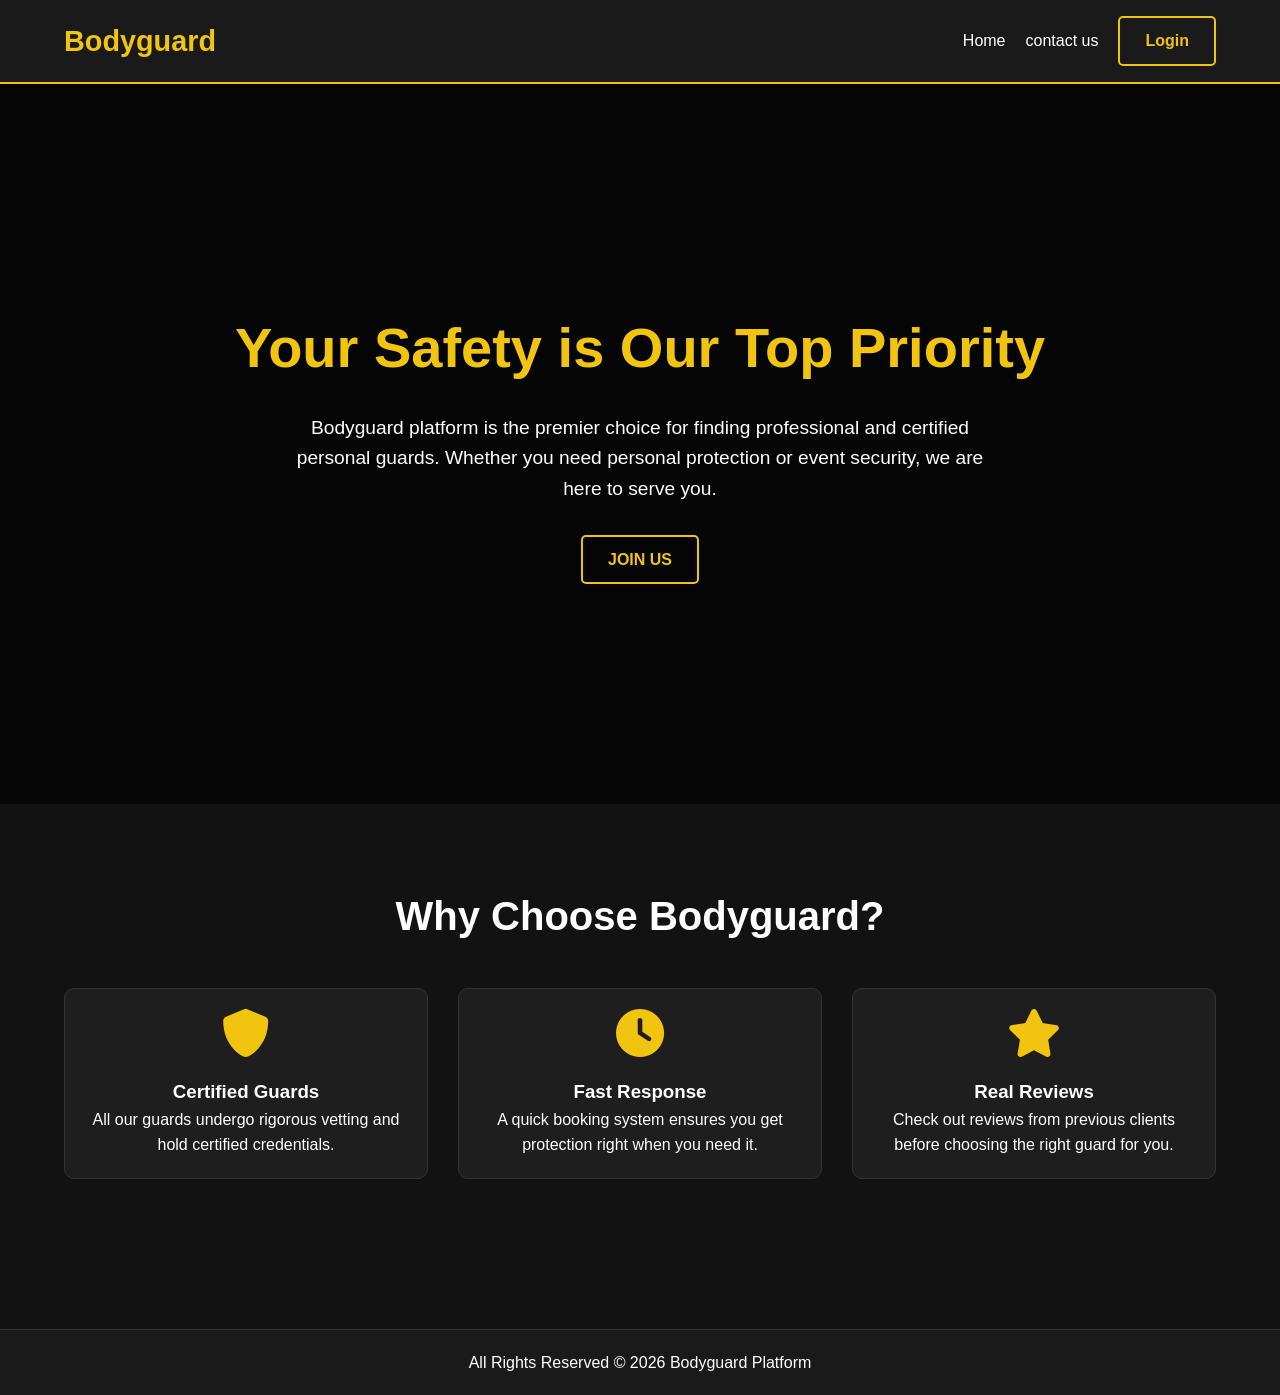
<file: index.html>
<!DOCTYPE html>
<html lang="en" dir="ltr">
<head>
    <meta charset="UTF-8">
    <meta name="viewport" content="width=device-width, initial-scale=1.0">
    <title>Bodyguard - Your Safety is Our Priority</title>
    <link rel="stylesheet" href="css/style.css">
    <link rel="stylesheet" href="https://cdnjs.cloudflare.com/ajax/libs/font-awesome/6.0.0/css/all.min.css">
</head>

<body>
    <header>
        <a href="index.html" class="logo">Bodyguard</a>
        <nav>
            <ul>
                <li><a href="index.html">Home</a></li>
                
                <li><a href="contactus.html">contact us</a></li>
                <li><a href="user-type.html" class="btn btn-primary">Login</a></li>
            </ul>
        </nav>
    </header>

    <main>
        <section class="hero">
            <h1>Your Safety is Our Top Priority</h1>
            <p>Bodyguard platform is the premier choice for finding professional and certified personal guards. Whether you need personal protection or event security, we are here to serve you.</p>
            <div class="hero-btns">
                <a href="user-type.html" class="btn btn-outline">JOIN US</a>
            </div>
        </section>

        <section style="padding: 80px 5%; text-align: center;">
            <h2 style="margin-bottom: 40px; font-size: 2.5rem;">Why Choose Bodyguard?</h2>
            <div style="display: grid; grid-template-columns: repeat(auto-fit, minmax(250px, 1fr)); gap: 30px;">
                <div class="card">
                    <i class="fas fa-shield-alt" style="font-size: 3rem; color: var(--secondary-color); margin-bottom: 20px;"></i>
                    <h3>Certified Guards</h3>
                    <p>All our guards undergo rigorous vetting and hold certified credentials.</p>
                </div>
                <div class="card">
                    <i class="fas fa-clock" style="font-size: 3rem; color: var(--secondary-color); margin-bottom: 20px;"></i>
                    <h3>Fast Response</h3>
                    <p>A quick booking system ensures you get protection right when you need it.</p>
                </div>
                <div class="card">
                    <i class="fas fa-star" style="font-size: 3rem; color: var(--secondary-color); margin-bottom: 20px;"></i>
                    <h3>Real Reviews</h3>
                    <p>Check out reviews from previous clients before choosing the right guard for you.</p>
                </div>
            </div>
        </section>
    </main>

    <footer>
        <p>All Rights Reserved &copy; 2026 Bodyguard Platform</p>
    </footer>
</body>
</html>
</file>
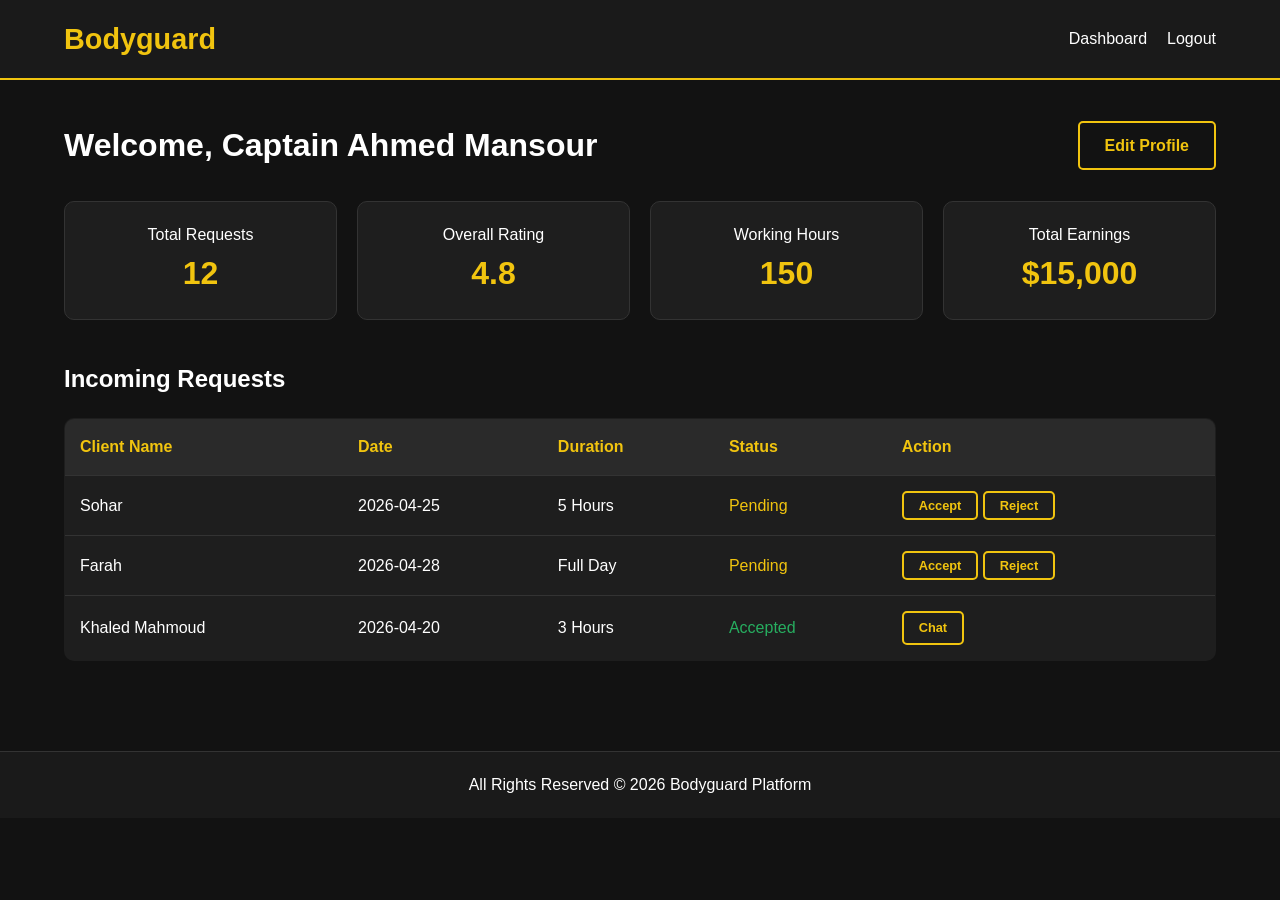
<file: bodyguard-dashboard.html>
<!DOCTYPE html>
<html lang="en" dir="ltr">
<head>
    <meta charset="UTF-8">
    <meta name="viewport" content="width=device-width, initial-scale=1.0">
    <title>Bodyguard - Guard Dashboard</title>
    <link rel="stylesheet" href="css/style.css">
    <link rel="stylesheet" href="https://cdnjs.cloudflare.com/ajax/libs/font-awesome/6.0.0/css/all.min.css">
    <style>
        .dashboard-container {
            padding: 40px 5%;
        }
        .stats-grid {
            display: grid;
            grid-template-columns: repeat(auto-fit, minmax(200px, 1fr));
            gap: 20px;
            margin-bottom: 40px;
        }
        .stat-card {
            background: var(--card-bg);
            padding: 20px;
            border-radius: 10px;
            text-align: center;
            border: 1px solid #333;
        }
        .stat-card h3 {
            color: var(--secondary-color);
            font-size: 2rem;
        }
        .requests-table {
            width: 100%;
            border-collapse: collapse;
            background: var(--card-bg);
            border-radius: 10px;
            overflow: hidden;
            border: 1px solid #333;
        }
        .requests-table th, .requests-table td {
            padding: 15px;
            text-align: left;
            border-bottom: 1px solid #333;
        }
        .requests-table th {
            background: #2a2a2a;
            color: var(--secondary-color);
        }
        .status-pending { color: #f1c40f; }
        .status-accepted { color: #27ae60; }
        .status-rejected { color: #e74c3c; }
    </style>
</head>
<body>
    <header>
        <a href="index.html" class="logo">Bodyguard</a>
        <nav>
            <ul>
                <li><a href="guard-dashboard.html">Dashboard</a></li>
                <li><a href="index.html">Logout</a></li>
            </ul>
        </nav>
    </header>

    <main class="dashboard-container">
        <div style="display: flex; justify-content: space-between; align-items: center; margin-bottom: 30px;">
            <h1>Welcome, Captain Ahmed Mansour</h1>
            <div class="btn btn-outline">Edit Profile</div>
        </div>

        <div class="stats-grid">
            <div class="stat-card">
                <p>Total Requests</p>
                <h3>12</h3>
            </div>
            <div class="stat-card">
                <p>Overall Rating</p>
                <h3>4.8</h3>
            </div>
            <div class="stat-card">
                <p>Working Hours</p>
                <h3>150</h3>
            </div>
            <div class="stat-card">
                <p>Total Earnings</p>
                <h3>$15,000</h3>
            </div>
        </div>

        <h2 style="margin-bottom: 20px;">Incoming Requests</h2>
        <table class="requests-table">
            <thead>
                <tr>
                    <th>Client Name</th>
                    <th>Date</th>
                    <th>Duration</th>
                    <th>Status</th>
                    <th>Action</th>
                </tr>
            </thead>
            <tbody id="requests-list">
                <!-- Populated by JavaScript -->
            </tbody>
        </table>
    </main>

    <script>
        const requests = [
            { id: 101, client: "Sohar", date: "2026-04-25", duration: "5 Hours", status: "pending" },
            { id: 102, client: "Farah", date: "2026-04-28", duration: "Full Day", status: "pending" },
            { id: 103, client: "Khaled Mahmoud", date: "2026-04-20", duration: "3 Hours", status: "accepted" }
        ];

        const requestsList = document.getElementById('requests-list');

        function renderRequests() {
            requestsList.innerHTML = '';
            requests.forEach(req => {
                const row = document.createElement('tr');
                row.innerHTML = `
                    <td>${req.client}</td>
                    <td>${req.date}</td>
                    <td>${req.duration}</td>
                    <td class="status-${req.status}">${req.status === 'pending' ? 'Pending' : (req.status === 'accepted' ? 'Accepted' : 'Rejected')}</td>
                    <td>
                        ${req.status === 'pending' ? `
                            <button onclick="updateStatus(${req.id}, 'accepted')" class="btn btn-primary" style="padding: 5px 15px; font-size: 0.8rem;">Accept</button>
                            <button onclick="updateStatus(${req.id}, 'rejected')" class="btn btn-outline" style="padding: 5px 15px; font-size: 0.8rem;">Reject</button>
                        ` : (req.status === 'accepted' ? `<a href="chat.html?clientId=${req.id}" class="btn btn-primary" style="padding: 5px 15px; font-size: 0.8rem;">Chat</a>` : '-')}
                    </td>
                `;
                requestsList.appendChild(row);
            });
        }

        window.updateStatus = function(id, newStatus) {
            const req = requests.find(r => r.id === id);
            if (req) {
                req.status = newStatus;
                renderRequests();
                if (newStatus === 'accepted') {
                    alert('Request accepted! You can now chat with the client to agree on the price.');
                    window.location.href = 'chat.html?clientId=' + id;
                }
            }
        };

        renderRequests();
    </script>

    <footer>
        <p>All Rights Reserved &copy; 2026 Bodyguard Platform</p>
    </footer>
</body>
</html>
</file>
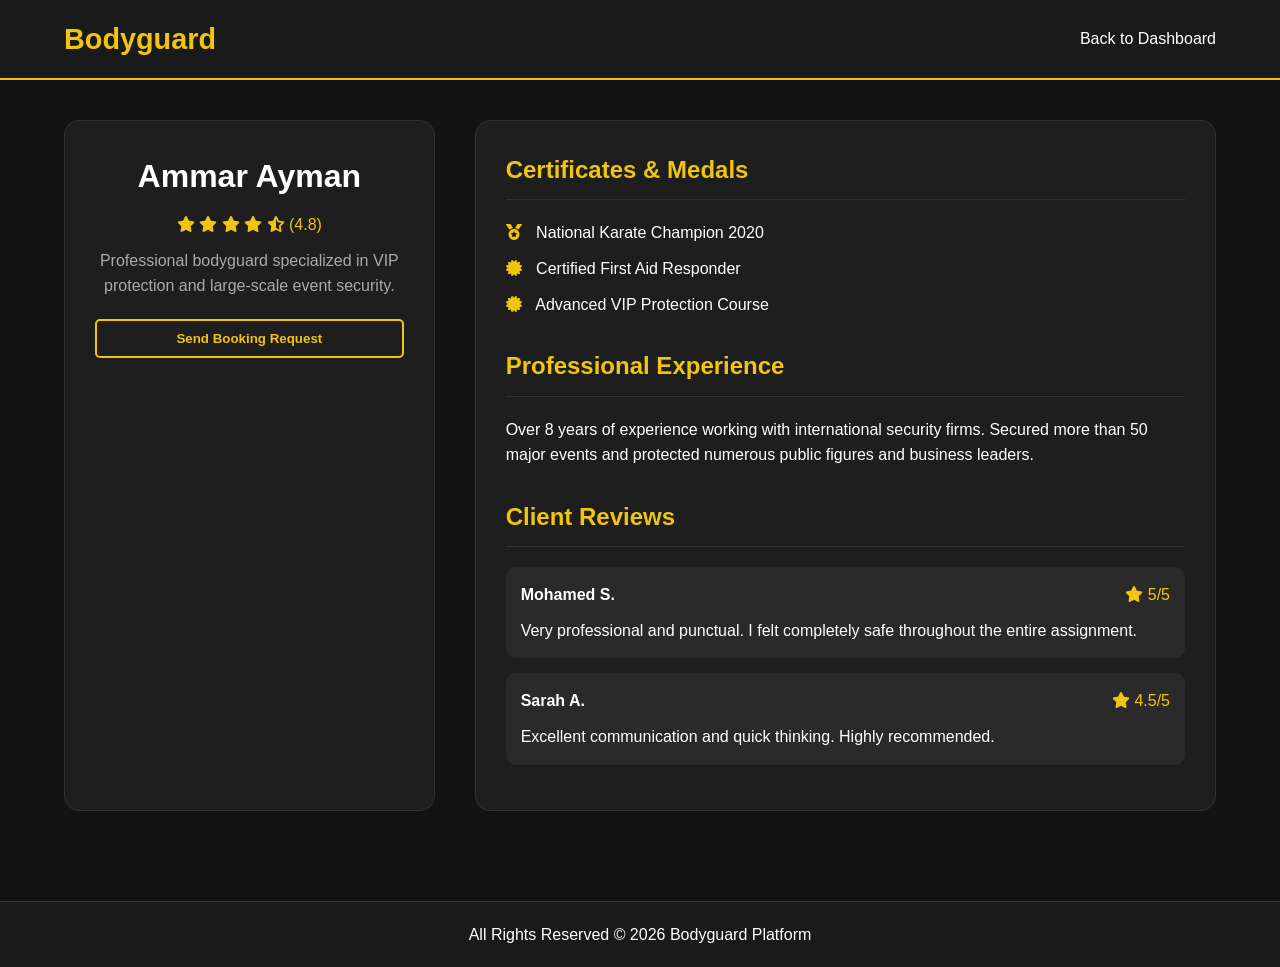
<file: bodyguard-details.html>
<!DOCTYPE html>
<html lang="en" dir="ltr">
<head>
    <meta charset="UTF-8">
    <meta name="viewport" content="width=device-width, initial-scale=1.0">
    <title>Bodyguard - Guard Details</title>
    <link rel="stylesheet" href="css/style.css">
    <link rel="stylesheet" href="https://cdnjs.cloudflare.com/ajax/libs/font-awesome/6.0.0/css/all.min.css">
    <style>
        .details-container {
            padding: 40px 5%;
            display: grid;
            grid-template-columns: 1fr 2fr;
            gap: 40px;
        }
        .guard-profile-card {
            background: var(--card-bg);
            padding: 30px;
            border-radius: 15px;
            text-align: center;
            border: 1px solid #333;
        }
        .profile-img {
            width: 150px;
            height: 150px;
            background: #333;
            border-radius: 50%;
            margin: 0 auto 20px;
            display: flex;
            align-items: center;
            justify-content: center;
            font-size: 5rem;
            color: var(--secondary-color);
        }
        .info-section {
            background: var(--card-bg);
            padding: 30px;
            border-radius: 15px;
            border: 1px solid #333;
        }
        .info-section h2 {
            color: var(--secondary-color);
            margin-bottom: 20px;
            border-bottom: 1px solid #333;
            padding-bottom: 10px;
        }
        .review-card {
            background: #2a2a2a;
            padding: 15px;
            border-radius: 10px;
            margin-bottom: 15px;
        }
        .review-header {
            display: flex;
            justify-content: space-between;
            margin-bottom: 10px;
        }
    </style>
</head>
<body>
    <header>
        <a href="index.html" class="logo">Bodyguard</a>
        <nav>
            <ul>
                <li><a href="client-dashboard.html">Back to Dashboard</a></li>
            </ul>
        </nav>
    </header>

    <main class="details-container">
        <div class="guard-profile-card">

            <h1 id="guard-name">Ammar Ayman</h1>
            <div class="rating" style="color: #f1c40f; margin: 10px 0;">
                <i class="fas fa-star"></i>
                <i class="fas fa-star"></i>
                <i class="fas fa-star"></i>
                <i class="fas fa-star"></i>
                <i class="fas fa-star-half-alt"></i>
                <span id="guard-rating">(4.8)</span>
            </div>
            <p style="margin-bottom: 20px; color: #aaa;">Professional bodyguard specialized in VIP protection and large-scale event security.</p>
            <button id="book-btn" class="btn btn-primary" style="width: 100%;">Send Booking Request</button>
        </div>

        <section>
            <div class="info-section">
                <h2>Certificates & Medals</h2>
                <ul style="list-style: none; margin-bottom: 30px;">
                    <li style="margin-bottom: 10px;"><i class="fas fa-medal" style="color: #f1c40f; margin-right: 10px;"></i> National Karate Champion 2020</li>
                    <li style="margin-bottom: 10px;"><i class="fas fa-certificate" style="color: #f1c40f; margin-right: 10px;"></i> Certified First Aid Responder</li>
                    <li style="margin-bottom: 10px;"><i class="fas fa-certificate" style="color: #f1c40f; margin-right: 10px;"></i> Advanced VIP Protection Course</li>
                </ul>

                <h2>Professional Experience</h2>
                <p style="margin-bottom: 30px;">Over 8 years of experience working with international security firms. Secured more than 50 major events and protected numerous public figures and business leaders.</p>

                <h2>Client Reviews</h2>
                <div class="review-card">
                    <div class="review-header">
                        <strong>Mohamed S.</strong>
                        <div style="color: #f1c40f;"><i class="fas fa-star"></i> 5/5</div>
                    </div>
                    <p>Very professional and punctual. I felt completely safe throughout the entire assignment.</p>
                </div>
                <div class="review-card">
                    <div class="review-header">
                        <strong>Sarah A.</strong>
                        <div style="color: #f1c40f;"><i class="fas fa-star"></i> 4.5/5</div>
                    </div>
                    <p>Excellent communication and quick thinking. Highly recommended.</p>
                </div>
            </div>
        </section>
    </main>

    <script>
        const urlParams = new URLSearchParams(window.location.search);
        const guardId = urlParams.get('id');
        
        const guards = {
            "1": { name: "Mo3taz Mabrouk", rating: 4.8 },
            "2": { name: "Ammar Ayman", rating: 4.5 },
            "3": { name: "Ebrahim Mohammed", rating: 4.9 },
            "4": { name: "Noah Elnoahy", rating: 4.2 }
        };

        if (guards[guardId]) {
            document.getElementById('guard-name').innerText = guards[guardId].name;
            document.getElementById('guard-rating').innerText = `(${guards[guardId].rating})`;
        }

        document.getElementById('book-btn').addEventListener('click', function() {
            alert('Booking request sent to ' + document.getElementById('guard-name').innerText + '. You will be notified once accepted.');
            localStorage.setItem('last_request_status', 'pending');
            window.location.href = 'client-dashboard.html';
        });
    </script>

    <footer>
        <p>All Rights Reserved &copy; 2026 Bodyguard Platform</p>
    </footer>
</body>
</html>
</file>
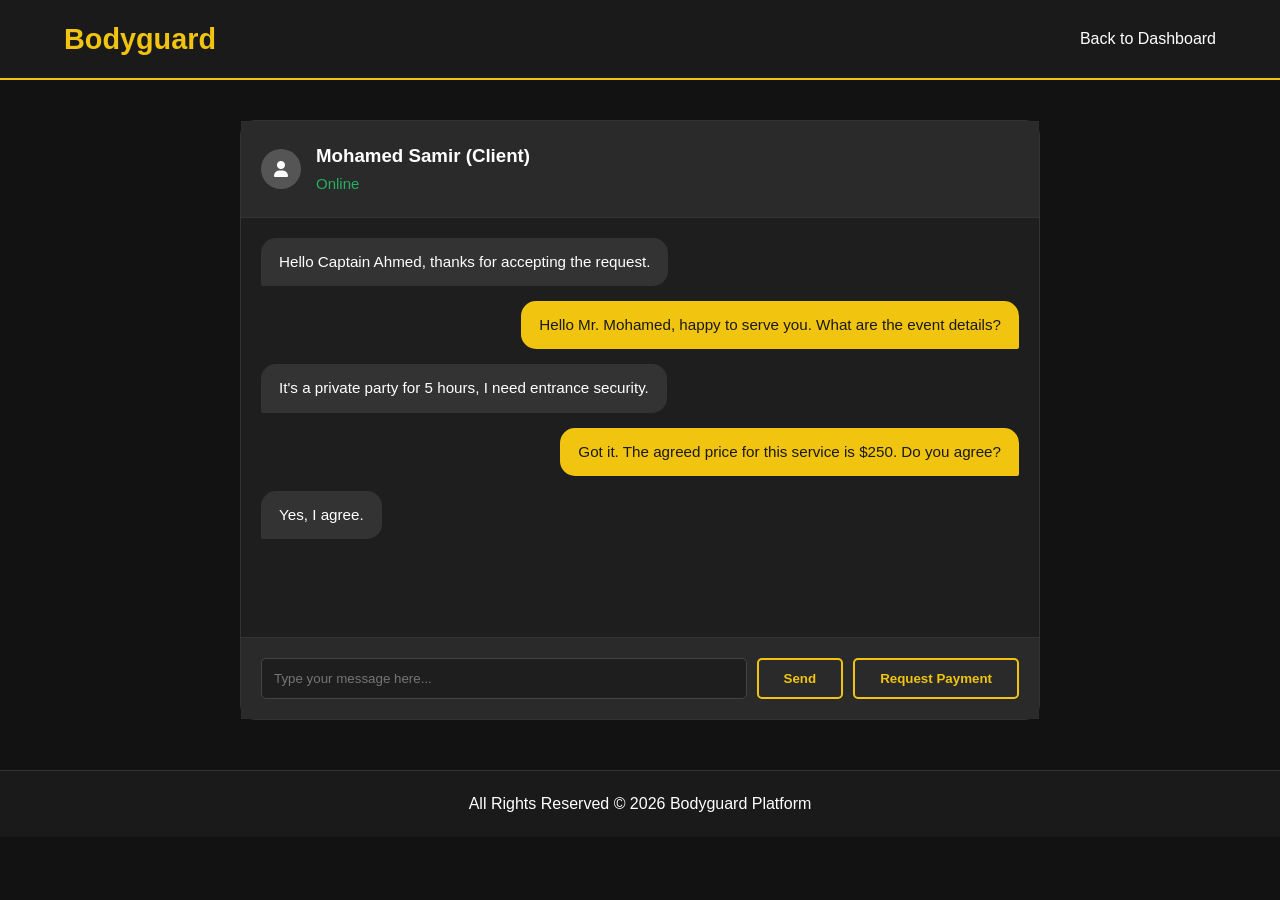
<file: chat.html>
<!DOCTYPE html>
<html lang="en" dir="ltr">
<head>
    <meta charset="UTF-8">
    <meta name="viewport" content="width=device-width, initial-scale=1.0">
    <title>Bodyguard - Chat</title>
    <link rel="stylesheet" href="css/style.css">
    <link rel="stylesheet" href="https://cdnjs.cloudflare.com/ajax/libs/font-awesome/6.0.0/css/all.min.css">
    <style>
        .chat-container {
            max-width: 800px;
            margin: 40px auto;
            background: var(--card-bg);
            border-radius: 15px;
            height: 600px;
            display: flex;
            flex-direction: column;
            border: 1px solid #333;
        }
        .chat-header {
            padding: 20px;
            background: #2a2a2a;
            border-bottom: 1px solid #333;
            display: flex;
            align-items: center;
            gap: 15px;
        }
        .chat-messages {
            flex: 1;
            padding: 20px;
            overflow-y: auto;
            display: flex;
            flex-direction: column;
            gap: 15px;
        }
        .message {
            max-width: 70%;
            padding: 12px 18px;
            border-radius: 15px;
            font-size: 0.95rem;
        }
        .message-received {
            align-self: flex-start;
            background: #333;
            border-bottom-left-radius: 2px;
        }
        .message-sent {
            align-self: flex-end;
            background: var(--secondary-color);
            color: var(--primary-color);
            border-bottom-right-radius: 2px;
        }
        .chat-input {
            padding: 20px;
            background: #2a2a2a;
            display: flex;
            gap: 10px;
            border-top: 1px solid #333;
        }
        .chat-input input {
            flex: 1;
            padding: 12px;
            border-radius: 5px;
            border: 1px solid #444;
            background: #1e1e1e;
            color: white;
        }
    </style>
</head>

<body>

    <header>
        <a href="index.html" class="logo">Bodyguard</a>
        <nav>
            <ul>
                <li><a href="bodyguard-dashboard.html">Back to Dashboard</a></li>
            </ul>
        </nav>
    </header>

    <main>
        <div class="chat-container">
            <div class="chat-header">
                <div style="width: 40px; height: 40px; background: #555; border-radius: 50%; display: flex; align-items: center; justify-content: center;">
                    <i class="fas fa-user"></i>
                </div>
                <div>
                    <h3 id="chat-with">Mohamed Samir (Client)</h3>
                    <span style="font-size:15px; color: #27ae60;">Online</span>
                </div>
            </div>

            <div class="chat-messages" id="chat-messages">
                <div class="message message-received">Hello Captain Ahmed, thanks for accepting the request.</div>
                <div class="message message-sent">Hello Mr. Mohamed, happy to serve you. What are the event details?</div>
                <div class="message message-received">It's a private party for 5 hours, I need entrance security.</div>
                <div class="message message-sent">Got it. The agreed price for this service is $250. Do you agree?</div>
                <div class="message message-received">Yes, I agree.</div>
            </div>

            <div class="chat-input">
                <input type="text" id="msg-input" placeholder="Type your message here...">
                <button id="send-btn" class="btn btn-primary">Send</button>
                <button id="payment-trigger" class="btn btn-outline">Request Payment</button>
            </div>
        </div>
    </main>

    <script>
        const chatMessages = document.getElementById('chat-messages');
        const msgInput = document.getElementById('msg-input');
        const sendBtn = document.getElementById('send-btn');
        const paymentTrigger = document.getElementById('payment-trigger');

        sendBtn.addEventListener('click', function() {
            if (msgInput.value.trim() !== "") {
                const msg = document.createElement('div');
                msg.className = 'message message-sent';
                msg.innerText = msgInput.value;
                chatMessages.appendChild(msg);
                msgInput.value = "";
                chatMessages.scrollTop = chatMessages.scrollHeight;
            }
        });

        paymentTrigger.addEventListener('click', function() {
            alert('Payment link sent to client successfully!');
            localStorage.setItem('payment_ready', 'true');
            window.location.href = 'payment.html';
        });
    </script>

    <footer>
        <p>All Rights Reserved &copy; 2026 Bodyguard Platform</p>
    </footer>
</body>
</html>
</file>
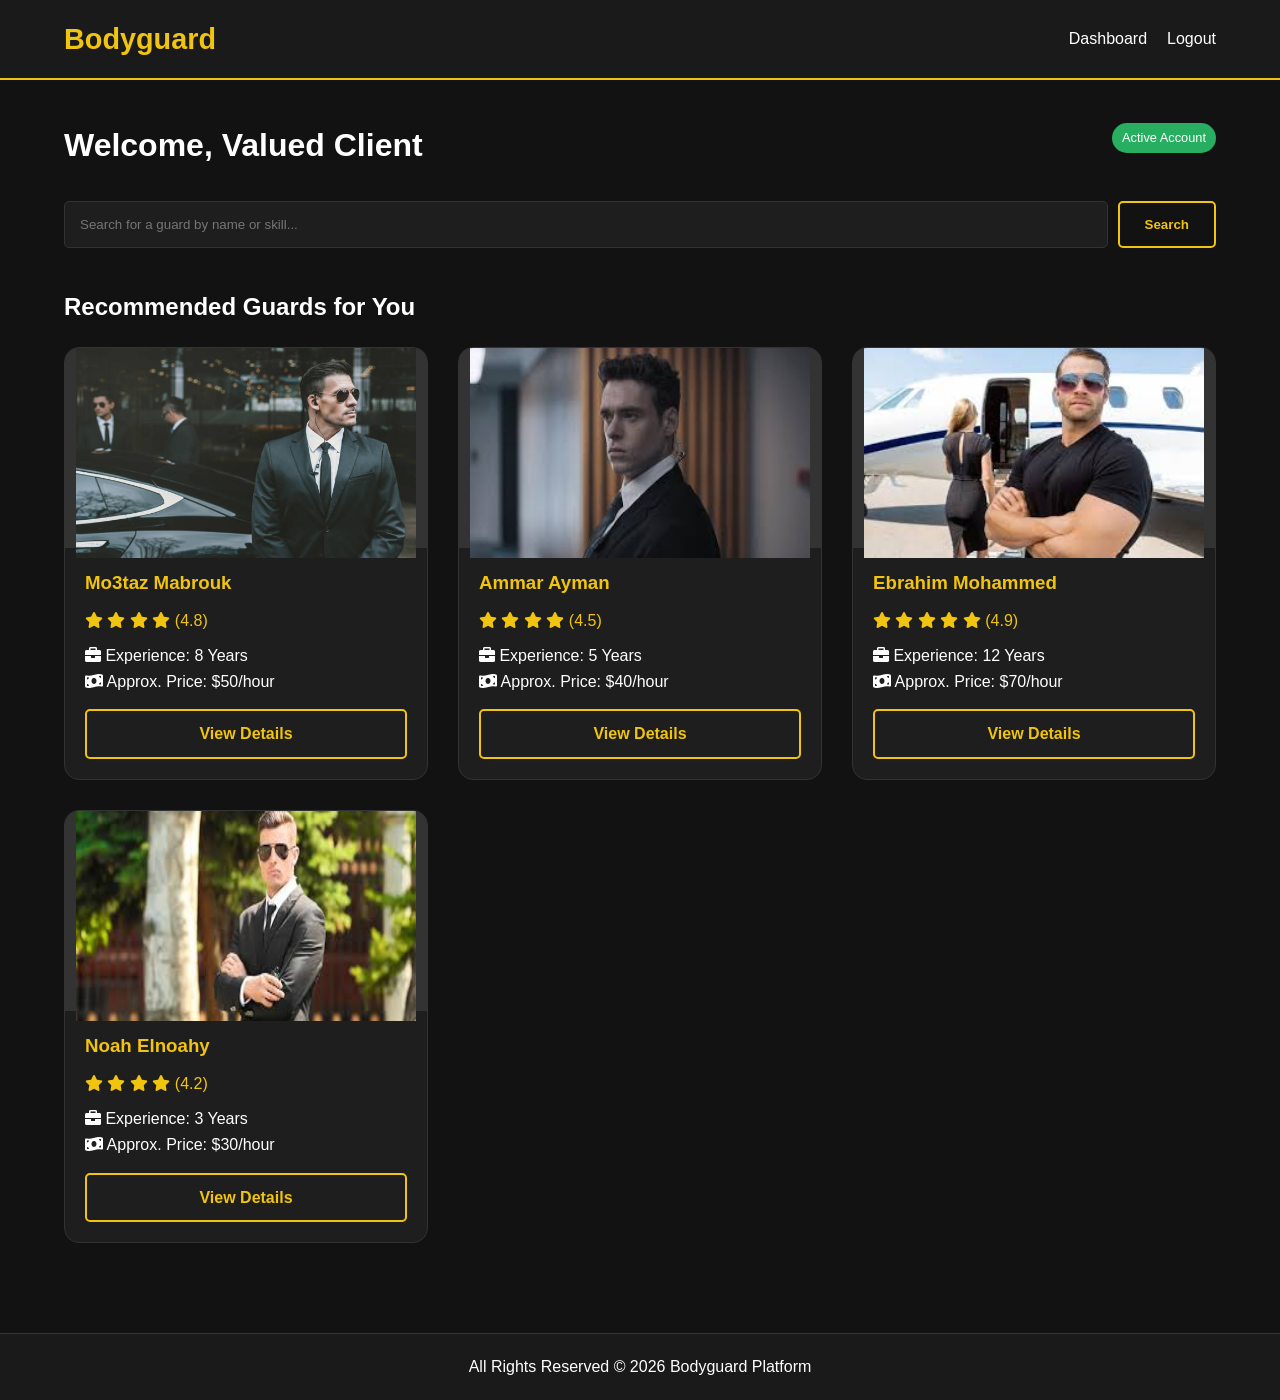
<file: client-dashboard.html>
<!DOCTYPE html>
<html lang="en" dir="ltr">
<head>
    <meta charset="UTF-8">
    <meta name="viewport" content="width=device-width, initial-scale=1.0">
    <title>Bodyguard - Client Dashboard</title>
    <link rel="stylesheet" href="css/style.css">
    <link rel="stylesheet" href="https://cdnjs.cloudflare.com/ajax/libs/font-awesome/6.0.0/css/all.min.css">
    <style>
        .dashboard-container {
            padding: 40px 5%;
        }
        .search-bar {
            margin-bottom: 40px;
            display: flex;
            gap: 10px;
        }
        .search-bar input {
            flex: 1;
            padding: 15px;
            border-radius: 5px;
            border: 1px solid #333;
            background: #1e1e1e;
            color: white;
        }
        .guards-grid {
            display: grid;
            grid-template-columns: repeat(auto-fill, minmax(300px, 1fr));
            gap: 30px;
        }
        .guard-card {
            background: var(--card-bg);
            border-radius: 15px;
            overflow: hidden;
            border: 1px solid #333;
            transition: 0.3s;
        }
        .guard-card:hover {
            transform: translateY(-5px);
            border-color: var(--secondary-color);
        }
        .guard-img {
            height: 200px;
            background: #333;
            display: flex;
            align-items: center;
            justify-content: center;
            font-size: 4rem;
            color: #555;
        }
        .guard-info {
            padding: 20px;
        }
        .guard-info h3 {
            margin-bottom: 10px;
            color: var(--secondary-color);
        }
        .rating {
            color: #f1c40f;
            margin-bottom: 10px;
        }
        .status-badge {
            display: inline-block;
            padding: 5px 10px;
            border-radius: 20px;
            font-size: 0.8rem;
            background: #27ae60;
            color: white;
            margin-bottom: 15px;
        }
        .view-details-btn {
            cursor: pointer;
            transition: all 0.3s ease;
        }
        .view-details-btn:hover {
            transform: scale(1.02);
        }
    </style>
</head>

<body>
    
    <header>
        <a href="index.html" class="logo">Bodyguard</a>
        <nav>
            <ul>
                <li><a href="client-dashboard.html">Dashboard</a></li>
                <li><a href="index.html">Logout</a></li>
            </ul>
        </nav>
    </header>

    <main class="dashboard-container">
        <div style="display: flex; justify-content: space-between; align-items: center; margin-bottom: 30px;">
            <h1>Welcome, Valued Client</h1>
            <div class="status-badge">Active Account</div>
        </div>

        <div class="search-bar">
            <input type="text" placeholder="Search for a guard by name or skill...">
            <button class="btn btn-primary">Search</button>
        </div>

        <h2 style="margin-bottom: 20px;">Recommended Guards for You</h2>
        <div class="guards-grid" id="guards-list">
            <!-- Guard Card 1 -->
            <div class="guard-card">
                <div class="guard-img">
                    <img src="images/guard1.jpg" alt="Mo3taz Mabrouk" width="340" height="220">
                </div>
                <div class="guard-info">
                    <h3>Mo3taz Mabrouk</h3>
                    <div class="rating">
                        <i class="fas fa-star"></i>
                        <i class="fas fa-star"></i>
                        <i class="fas fa-star"></i>
                        <i class="fas fa-star"></i>
                        <span>(4.8)</span>
                    </div>
                    <p><i class="fas fa-briefcase"></i> Experience: 8 Years</p>
                    <p><i class="fas fa-money-bill-wave"></i> Approx. Price: $50/hour</p>
                    <a href="bodyguard-details.html?id=1" class="btn btn-outline view-details-btn" style="width: 100%; margin-top: 15px; display: block; text-align: center; text-decoration: none;">View Details</a>
                </div>
            </div>

            <!-- Guard Card 2 -->
            <div class="guard-card">
                <div class="guard-img">
                    <img src="images/guard2.jfif" alt="Ammar Ayman" height="220" width="340">
                </div>
                <div class="guard-info">
                    <h3>Ammar Ayman</h3>
                    <div class="rating">
                        <i class="fas fa-star"></i>
                        <i class="fas fa-star"></i>
                        <i class="fas fa-star"></i>
                        <i class="fas fa-star"></i>
                        <span>(4.5)</span>
                    </div>
                    <p><i class="fas fa-briefcase"></i> Experience: 5 Years</p>
                    <p><i class="fas fa-money-bill-wave"></i> Approx. Price: $40/hour</p>
                    <a href="bodyguard-details.html?id=2" class="btn btn-outline view-details-btn" style="width: 100%; margin-top: 15px; display: block; text-align: center; text-decoration: none;">View Details</a>
                </div>
            </div>

            <!-- Guard Card 3 -->
            <div class="guard-card">
                <div class="guard-img">
                    <img src="images/guard3.jfif" alt="Ebrahim Mohammed" height="220" width="340">
                </div>
                <div class="guard-info">
                    <h3>Ebrahim Mohammed</h3>
                    <div class="rating">
                        <i class="fas fa-star"></i>
                        <i class="fas fa-star"></i>
                        <i class="fas fa-star"></i>
                        <i class="fas fa-star"></i>
                        <i class="fas fa-star"></i>
                        <span>(4.9)</span>
                    </div>
                    <p><i class="fas fa-briefcase"></i> Experience: 12 Years</p>
                    <p><i class="fas fa-money-bill-wave"></i> Approx. Price: $70/hour</p>
                    <a href="bodyguard-details.html?id=3" class="btn btn-outline view-details-btn" style="width: 100%; margin-top: 15px; display: block; text-align: center; text-decoration: none;">View Details</a>
                </div>
            </div>

            <!-- Guard Card 4 -->
            <div class="guard-card">
                <div class="guard-img">
                    <img src="images/guard4.jfif" alt="Noah Elnoahy" height="220" width="340">
                </div>
                <div class="guard-info">
                    <h3>Noah Elnoahy</h3>
                    <div class="rating">
                        <i class="fas fa-star"></i>
                        <i class="fas fa-star"></i>
                        <i class="fas fa-star"></i>
                        <i class="fas fa-star"></i>
                        <span>(4.2)</span>
                    </div>
                    <p><i class="fas fa-briefcase"></i> Experience: 3 Years</p>
                    <p><i class="fas fa-money-bill-wave"></i> Approx. Price: $30/hour</p>
                    <a href="bodyguard-details.html?id=4" class="btn btn-outline view-details-btn" style="width: 100%; margin-top: 15px; display: block; text-align: center; text-decoration: none;">View Details</a>
                </div>
            </div>
        </div>
    </main>

    <footer>
        <p>All Rights Reserved &copy; 2026 Bodyguard Platform</p>
    </footer>
</body>
</html>
</file>
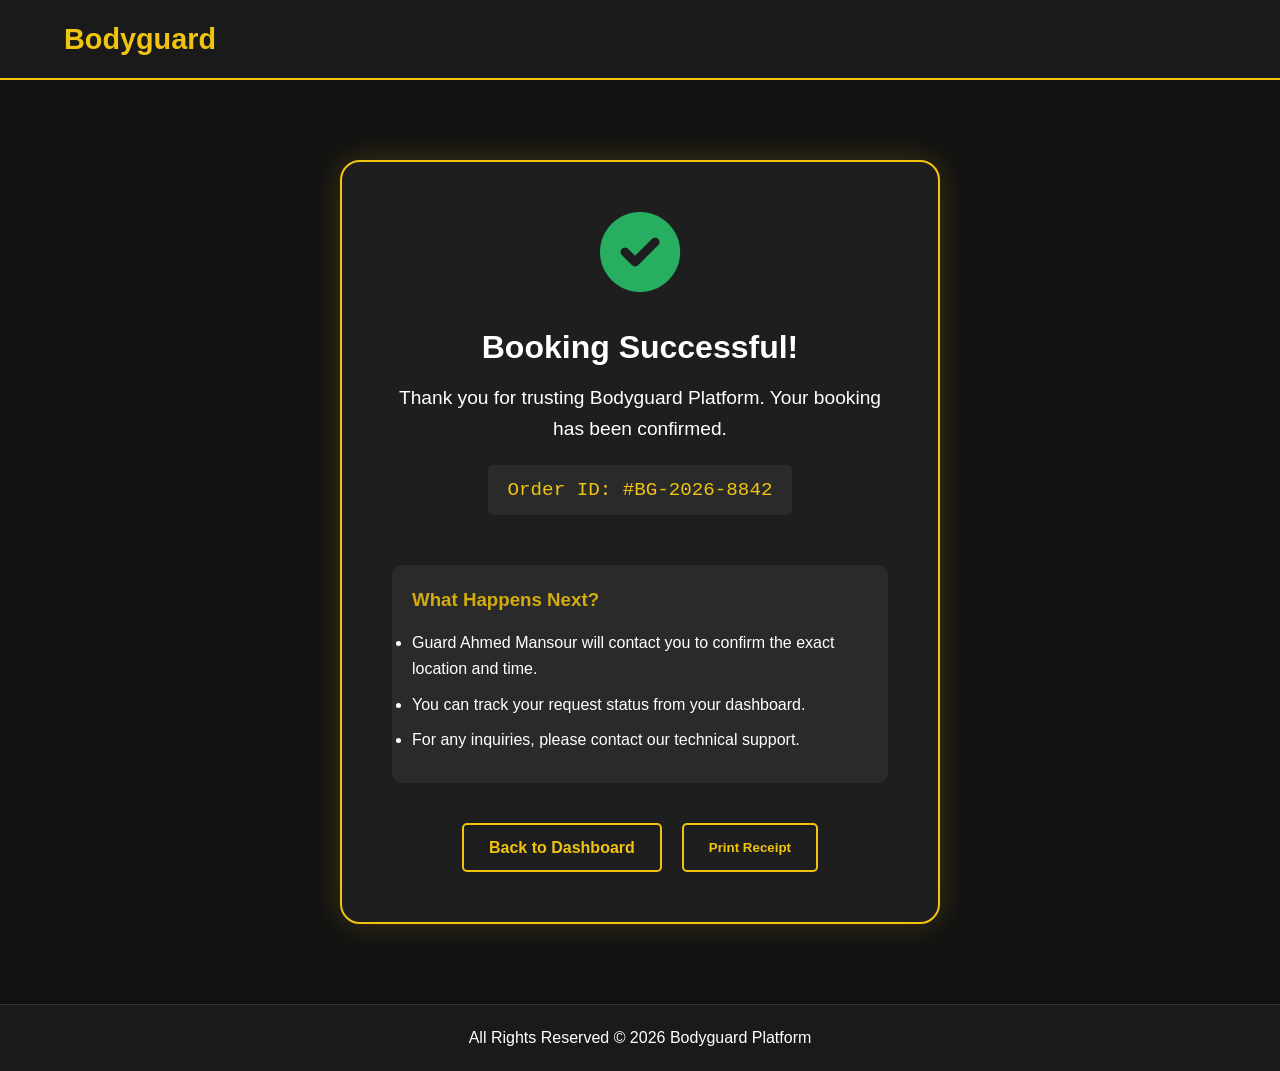
<file: confirmation.html>
<!DOCTYPE html>
<html lang="en" dir="ltr">
<head>
    <meta charset="UTF-8">
    <meta name="viewport" content="width=device-width, initial-scale=1.0">
    <title>Bodyguard - Booking Successful</title>
    <link rel="stylesheet" href="css/style.css">
    <link rel="stylesheet" href="https://cdnjs.cloudflare.com/ajax/libs/font-awesome/6.0.0/css/all.min.css">
    <style>
        .confirmation-container {
            max-width: 600px;
            margin: 80px auto;
            text-align: center;
            background: var(--card-bg);
            padding: 50px;
            border-radius: 20px;
            border: 2px solid var(--secondary-color);
            box-shadow: 0 0 30px rgba(241, 196, 15, 0.2);
        }
        .success-icon {
            font-size: 5rem;
            color: #27ae60;
            margin-bottom: 30px;
        }
        .order-id {
            background: #2a2a2a;
            padding: 10px 20px;
            border-radius: 5px;
            font-family: monospace;
            font-size: 1.2rem;
            margin: 20px 0;
            display: inline-block;
            color: var(--secondary-color);
        }
    </style>
</head>
<body>

    <header>
        <a href="index.html" class="logo">Bodyguard</a>
    </header>

    <main>
        <div class="confirmation-container">
            <i class="fas fa-check-circle success-icon"></i>
            <h1>Booking Successful!</h1>
            <p style="font-size: 1.2rem; margin-top: 10px;">Thank you for trusting Bodyguard Platform. Your booking has been confirmed.</p>
            
            <div class="order-id">Order ID: #BG-2026-8842</div>
            
            <div style="margin-top: 30px; text-align: left; background: #2a2a2a; padding: 20px; border-radius: 10px;">
                <h3 style="margin-bottom: 15px; color: #d4ac0d;">What Happens Next?</h3>
                <ul>
                    <li style="margin-bottom: 10px;"> Guard Ahmed Mansour will contact you to confirm the exact location and time.</li>
                    <li style="margin-bottom: 10px;"> You can track your request status from your dashboard.</li>
                    <li style="margin-bottom: 10px;"> For any inquiries, please contact our technical support.</li>
                </ul>
            </div>

            <div style="margin-top: 40px; display: flex; gap: 20px; justify-content: center;">
                <a href="client-dashboard.html" class="btn btn-primary">Back to Dashboard</a>
                <button onclick="window.print()" class="btn btn-outline">Print Receipt</button>
            </div>
        </div>
    </main>

    <footer>
        <p>All Rights Reserved &copy; 2026 Bodyguard Platform</p>
    </footer>
</body>
</html>
</file>
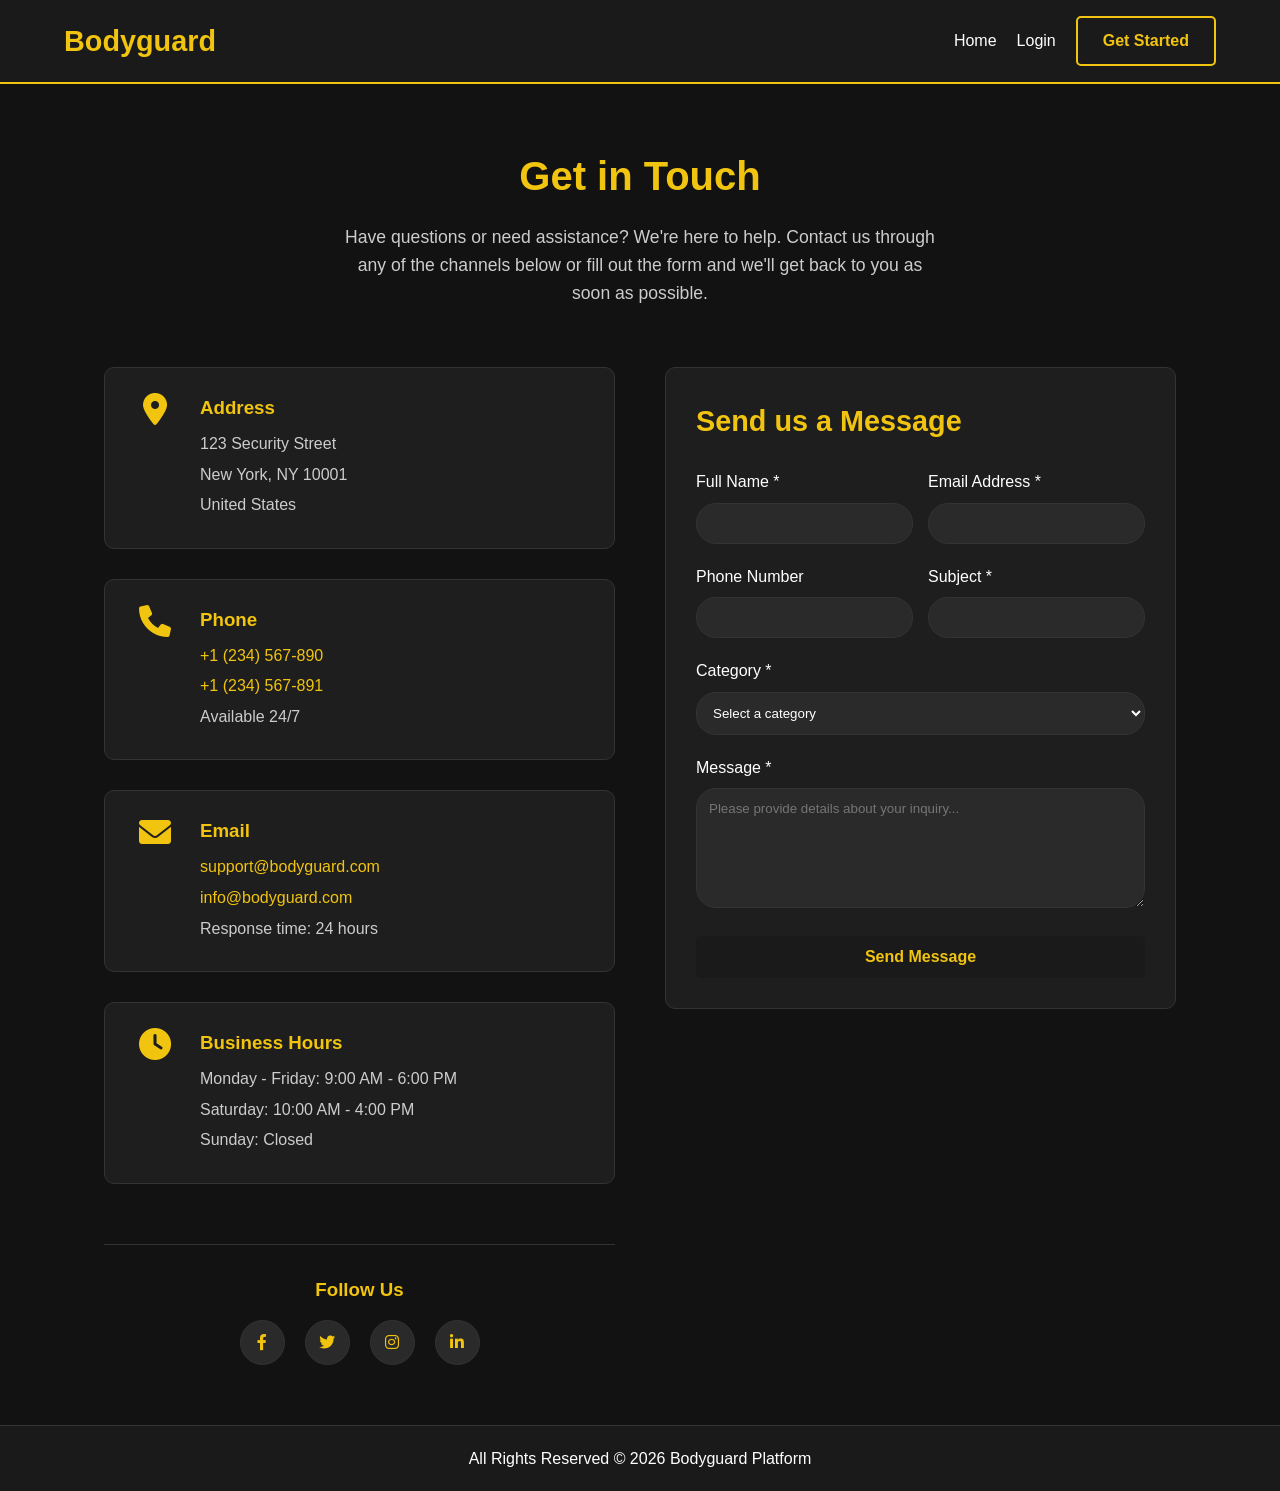
<file: contactus.html>
<!DOCTYPE html>
<html lang="en" dir="ltr">
<head>
    <meta charset="UTF-8">
    <meta name="viewport" content="width=device-width, initial-scale=1.0">
    <title>Contact Us - Bodyguard</title>
    <link rel="stylesheet" href="css/style.css">
    <link rel="stylesheet" href="https://cdnjs.cloudflare.com/ajax/libs/font-awesome/6.0.0/css/all.min.css">
    <style>
        .contact-container {
            max-width: 1200px;
            margin: 60px auto;
            padding: 0 5%;
        }

        .contact-header {
            text-align: center;
            margin-bottom: 60px;
        }

        .contact-header h1 {
            font-size: 2.5rem;
            color: var(--secondary-color);
            margin-bottom: 15px;
        }

        .contact-header p {
            font-size: 1.1rem;
            color: #ccc;
            max-width: 600px;
            margin: 0 auto;
        }

        .contact-content {
            display: grid;
            grid-template-columns: 1fr 1fr;
            gap: 50px;
            align-items: start;
        }

        .contact-info {
            display: flex;
            flex-direction: column;
            gap: 30px;
        }

        .info-card {
            background: var(--card-bg);
            padding: 25px;
            border-radius: 10px;
            border: 1px solid #333;
            display: flex;
            gap: 20px;
            align-items: flex-start;
        }

        .info-card i {
            font-size: 2rem;
            color: var(--secondary-color);
            min-width: 50px;
            text-align: center;
        }

        .info-card-content h3 {
            margin-bottom: 8px;
            color: var(--secondary-color);
        }

        .info-card-content p {
            color: #ccc;
            margin-bottom: 5px;
        }

        .info-card-content a {
            color: var(--secondary-color);
            text-decoration: none;
            transition: 0.3s;
        }

        .info-card-content a:hover {
            color: #d4ac0d;
        }

        .contact-form {
            background: var(--card-bg);
            padding: 30px;
            border-radius: 10px;
            border: 1px solid #333;
        }

        .contact-form h2 {
            color: var(--secondary-color);
            margin-bottom: 25px;
            font-size: 1.8rem;
        }

        .form-group {
            margin-bottom: 20px;
        }

        .form-group label {
            display: block;
            margin-bottom: 8px;
            color: var(--text-color);
            font-weight: 500;
            
        }

        .form-group input,
        .form-group textarea,
        .form-group select {
            width: 100%;
            padding: 12px;
            border-radius: 5px;
            border: 1px solid #333;
            background: #2a2a2a;
            color: white;
            font-family: 'Segoe UI', Tahoma, Geneva, Verdana, sans-serif;
            transition: 0.3s;
            border-radius: 20px; /**/

        }

        .form-group input:focus,
        .form-group textarea:focus,
        .form-group select:focus {
            outline: none;
            border-color: var(--secondary-color);
            background: #333;
        }

        .form-group textarea {
            resize: vertical;
            min-height: 120px;
        }

        .form-row {
            display: grid;
            grid-template-columns: 1fr 1fr;
            gap: 15px;
        }

        .submit-btn {
            width: 100%;
            padding: 12px;
            background-color: var(--primary-color);
            color: var(--secondary-color);
            border: none;
            border-radius: 5px;
            font-size: 1rem;
            font-weight: bold;
            cursor: pointer;
            transition: 0.3s;
        }

        .submit-btn:hover {
            background-color: #d4ac0d;
            transform: translateY(-2px);
        }

        .social-links {
            margin-top: 30px;
            padding-top: 30px;
            border-top: 1px solid #333;
            text-align: center;
        }

        .social-links h3 {
            color: var(--secondary-color);
            margin-bottom: 15px;
        }

        .social-icons {
            display: flex;
            justify-content: center;
            gap: 20px;
        }

        .social-icons a {
            width: 45px;
            height: 45px;
            display: flex;
            align-items: center;
            justify-content: center;
            background: #2a2a2a;
            border-radius: 50%;
            color: var(--secondary-color);
            text-decoration: none;
            transition: 0.3s;
            border: 1px solid #333;
        }

        .social-icons a:hover {
            background: var(--secondary-color);
            color: var(--primary-color);
            transform: translateY(-5px);
        }

        .success-message {
            display: none;
            background: #27ae60;
            color: white;
            padding: 15px;
            border-radius: 5px;
            margin-bottom: 20px;
            text-align: center;
        }

        .success-message.show {
            display: block;
        }

    </style>
    
</head>

<body>

    <header>
        <a href="index.html" class="logo">Bodyguard</a>
        <nav>
            <ul>
                <li><a href="index.html">Home</a></li>
                <li><a href="login.html">Login</a></li>
                <li><a href="user-type.html" class="btn btn-primary">Get Started</a></li>
            </ul>
        </nav>
    </header>

    <main>
        <div class="contact-container">
            <div class="contact-header">
                <h1>Get in Touch</h1>
                <p>Have questions or need assistance? We're here to help. Contact us through any of the channels below or fill out the form and we'll get back to you as soon as possible.</p>
            </div>

            <div class="contact-content">
                <div class="contact-info">
                    <div class="info-card">
                        <i class="fas fa-map-marker-alt"></i>
                        <div class="info-card-content">
                            <h3>Address</h3>
                            <p>123 Security Street</p>
                            <p>New York, NY 10001</p>
                            <p>United States</p>
                        </div>
                    </div>

                    <div class="info-card">
                        <i class="fas fa-phone"></i>
                        <div class="info-card-content">
                            <h3>Phone</h3>
                            <p><a href="tel:+1234567890">+1 (234) 567-890</a></p>
                            <p><a href="tel:+1234567891">+1 (234) 567-891</a></p>
                            <p>Available 24/7</p>
                        </div>
                    </div>

                    <div class="info-card">
                        <i class="fas fa-envelope"></i>
                        <div class="info-card-content">
                            <h3>Email</h3>
                            <p><a href="mailto:support@bodyguard.com">support@bodyguard.com</a></p>
                            <p><a href="mailto:info@bodyguard.com">info@bodyguard.com</a></p>
                            <p>Response time: 24 hours</p>
                        </div>
                    </div>

                    <div class="info-card">
                        <i class="fas fa-clock"></i>
                        <div class="info-card-content">
                            <h3>Business Hours</h3>
                            <p>Monday - Friday: 9:00 AM - 6:00 PM</p>
                            <p>Saturday: 10:00 AM - 4:00 PM</p>
                            <p>Sunday: Closed</p>
                        </div>
                    </div>

                    <div class="social-links">
                        <h3>Follow Us</h3>
                        <div class="social-icons">
                            <a href="#" title="Facebook"><i class="fab fa-facebook-f"></i></a>
                            <a href="#" title="Twitter"><i class="fab fa-twitter"></i></a>
                            <a href="#" title="Instagram"><i class="fab fa-instagram"></i></a>
                            <a href="#" title="LinkedIn"><i class="fab fa-linkedin-in"></i></a>
                        </div>
                    </div>
                </div>

                <div class="contact-form">
                    <h2>Send us a Message</h2>
                    <div class="success-message" id="successMessage">
                        Thank you for your message! We'll get back to you soon.
                    </div>
                    <form id="contactForm">
                        <div class="form-row">
                            <div class="form-group">
                                <label for="name">Full Name *</label>
                                <input type="text" id="name" name="name" required>
                            </div>
                            <div class="form-group">
                                <label for="email">Email Address *</label>
                                <input type="email" id="email" name="email" required>
                            </div>
                        </div>

                        <div class="form-row">
                            <div class="form-group">
                                <label for="phone">Phone Number</label>
                                <input type="tel" id="phone" name="phone">
                            </div>
                            <div class="form-group">
                                <label for="subject">Subject *</label>
                                <input type="text" id="subject" name="subject" required>
                            </div>
                        </div>

                        <div class="form-group">
                            <label for="category">Category *</label>
                            <select id="category" name="category" required>
                                <option value="">Select a category</option>
                                <option value="general">General Inquiry</option>
                                <option value="support">Technical Support</option>
                                <option value="billing">Billing Question</option>
                                <option value="partnership">Partnership Opportunity</option>
                                <option value="feedback">Feedback</option>
                                <option value="other">Other</option>
                            </select>
                        </div>

                        <div class="form-group">
                            <label for="message">Message *</label>
                            <textarea id="message" name="message" required placeholder="Please provide details about your inquiry..."></textarea>
                        </div>

                        <button type="submit" class="submit-btn">Send Message</button>
                    </form>
                </div>
            </div>
        </div>
    </main>

    <footer>
        <p>All Rights Reserved &copy; 2026 Bodyguard Platform</p>
    </footer>

    <script>
        document.getElementById('contactForm').addEventListener('submit', function(e) {
            e.preventDefault();
            
            const formData = new FormData(this);
            const data = Object.fromEntries(formData);
               
            console.log('Form submitted with data:', data);

            const successMessage = document.getElementById('successMessage');
            successMessage.classList.add('show');
            
            this.reset();
            
            setTimeout(() => {
                successMessage.classList.remove('show');
            }, 5000);
        });
    </script>
</body>
</html>
</file>
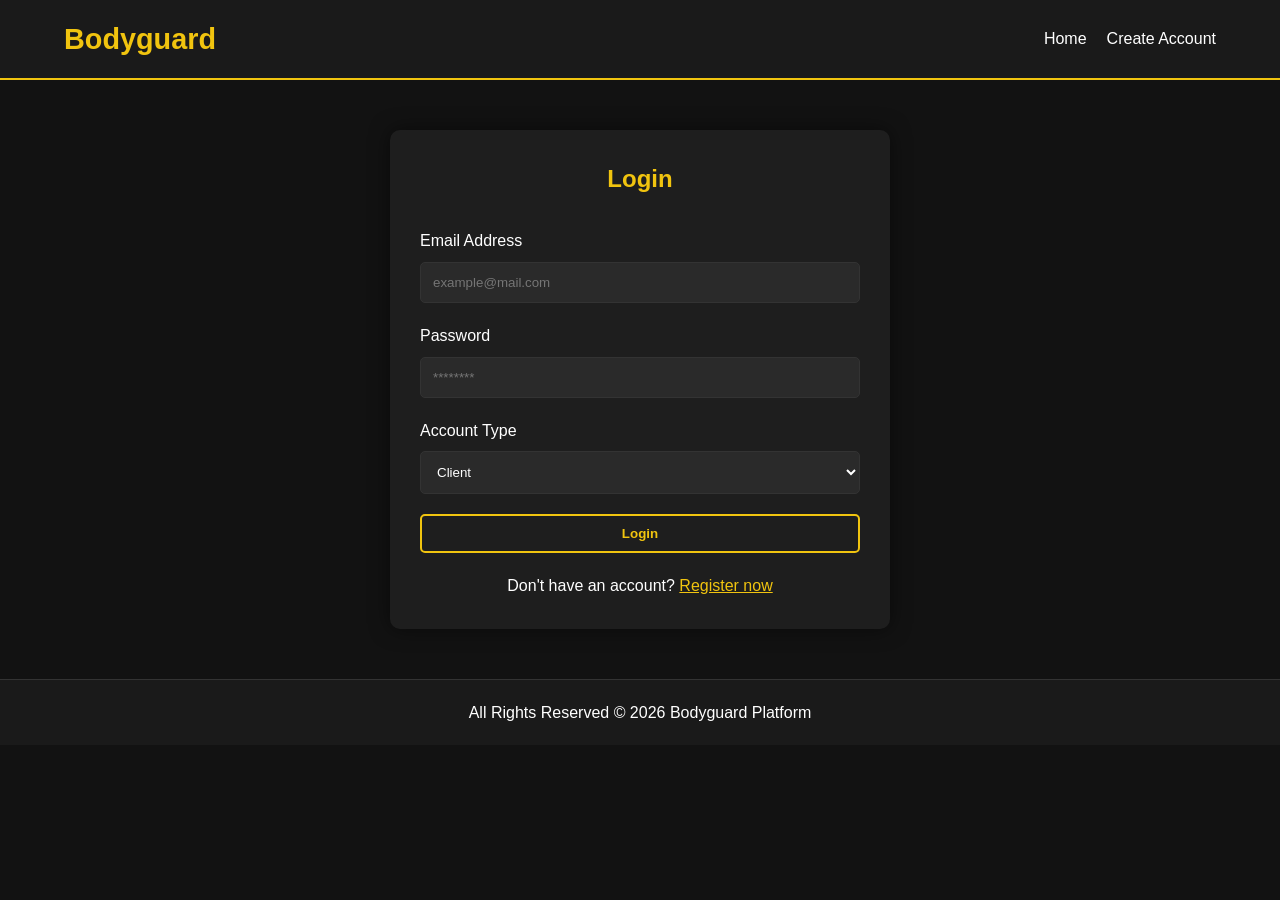
<file: login.html>
<!DOCTYPE html>
<html lang="en" dir="ltr">
<head>
    <meta charset="UTF-8">
    <meta name="viewport" content="width=device-width, initial-scale=1.0">
    <title>Bodyguard - Login</title>
    <link rel="stylesheet" href="css/style.css">
    <link rel="stylesheet" href="https://cdnjs.cloudflare.com/ajax/libs/font-awesome/6.0.0/css/all.min.css">
</head>

<body>
    
    <header>
        <a href="index.html" class="logo">Bodyguard</a>
        <nav>
            <ul>
                <li><a href="index.html">Home</a></li>
                <li><a href="user-type.html">Create Account</a></li>
            </ul>
        </nav>
    </header>

    <main>
        <div class="form-container">
            <h2 style="text-align: center; margin-bottom: 30px; color: #f1c40f;">Login</h2>
            <form id="login-form">
                <div class="form-group">
                    <label for="email">Email Address</label>
                    <input type="email" id="email" required placeholder="example@mail.com">
                </div>
                <div class="form-group">
                    <label for="password">Password</label>
                    <input type="password" id="password" required placeholder="********">
                </div>
                <div class="form-group">
                    <label for="user-type">Account Type</label>
                    <select id="user-type" required>
                        <option value="client">Client</option>
                        <option value="guard">Bodyguard</option>
                    </select>
                </div>
                <button type="submit" class="btn btn-primary" style="width: 100%;">Login</button>
            </form>
            <p style="text-align: center; margin-top: 20px;">Don't have an account? <a href="user-type.html" style="color:#f1c40f;">Register now</a></p>
        </div>
    </main>

    <script>
        document.getElementById('login-form').addEventListener('submit', function(e) {
            e.preventDefault(); // محتاج شرح 
            const userType = document.getElementById('user-type').value;
            
            if (userType === 'client') {
                window.location.href = 'client-dashboard.html';
            } else {
                window.location.href = 'bodyguard-dashboard.html';
            }
        });
    </script>

    <footer>
        <p>All Rights Reserved &copy; 2026 Bodyguard Platform</p>
    </footer>
</body>
</html>
</file>
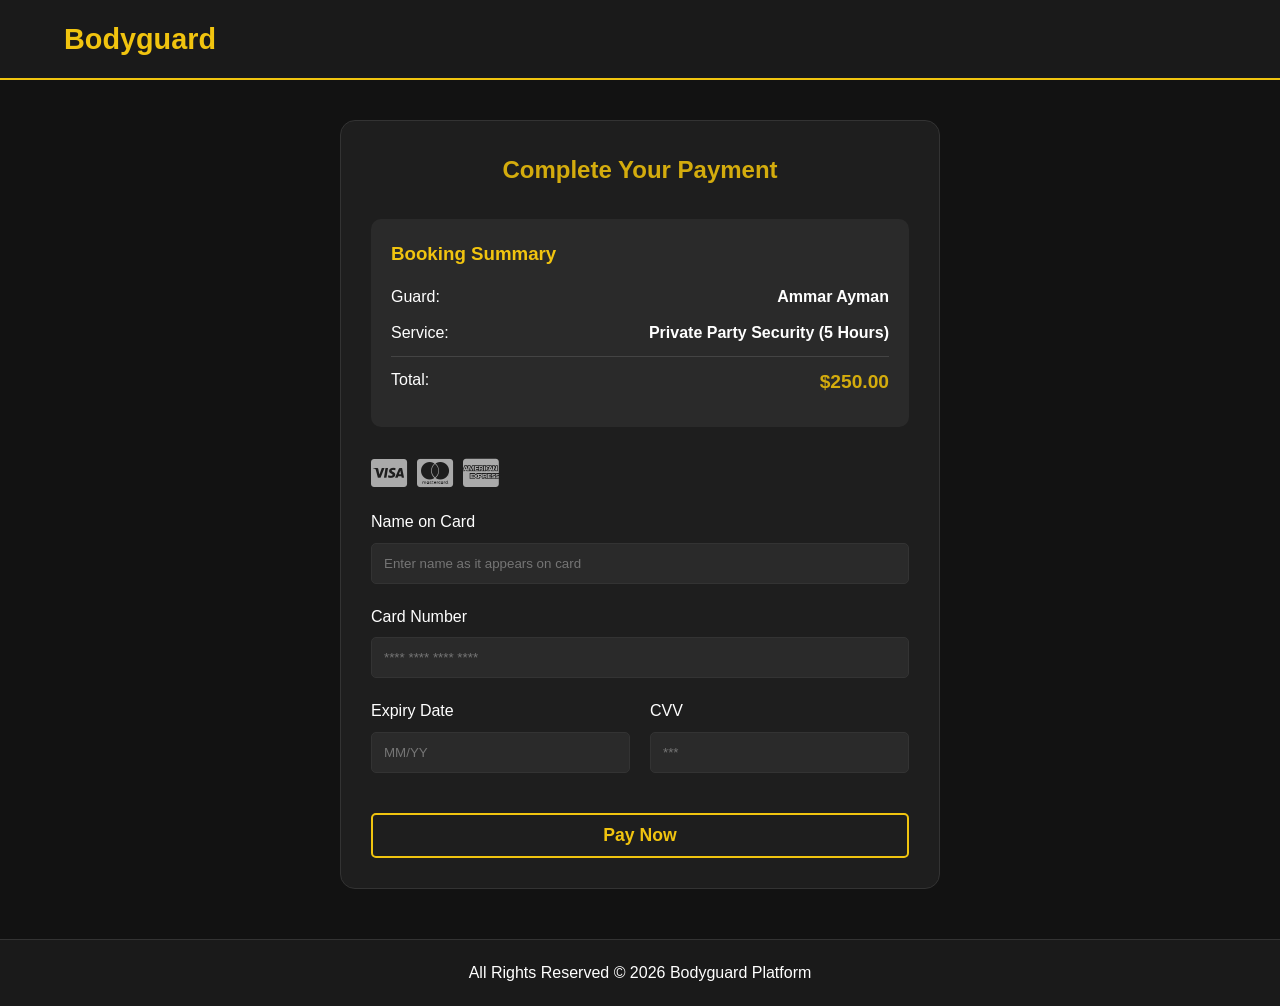
<file: payment.html>
<!DOCTYPE html>
<html lang="en" dir="ltr">
<head>
    <meta charset="UTF-8">
    <meta name="viewport" content="width=device-width, initial-scale=1.0">
    <title>Bodyguard - Complete Payment</title>
    <link rel="stylesheet" href="css/style.css">
    <link rel="stylesheet" href="https://cdnjs.cloudflare.com/ajax/libs/font-awesome/6.0.0/css/all.min.css">
    <style>
        .payment-container {
            max-width: 600px;
            margin: 40px auto;
            background: var(--card-bg);
            padding: 30px;
            border-radius: 15px;
            border: 1px solid #333;
        }
        .order-summary {
            background: #2a2a2a;
            padding: 20px;
            border-radius: 10px;
            margin-bottom: 30px;
        }  
        .order-summary h3 {
            color: var(--secondary-color);
            margin-bottom: 15px;
        }
        .summary-item {
            display: flex;
            justify-content: space-between;
            margin-bottom: 10px;
        }
        .card-icons {
            display: flex;
            gap: 10px;
            font-size: 2rem;
            margin-bottom: 20px;
            color: #aaa;
        }
    </style>
</head>
<body>
    <header>
        <a href="index.html" class="logo">Bodyguard</a>
    </header>

    <main>
        <div class="payment-container">
            <h2 style="text-align: center; margin-bottom: 30px; color: #d4ac0d;">Complete Your Payment</h2>
            
            <div class="order-summary">
                <h3>Booking Summary</h3>
                <div class="summary-item">
                    <span>Guard:</span>
                    <strong>Ammar Ayman</strong>
                </div>
                <div class="summary-item">
                    <span>Service:</span>
                    <strong>Private Party Security (5 Hours)</strong>
                </div>
                <div class="summary-item" style="border-top: 1px solid #444; padding-top: 10px; margin-top: 10px;">
                    <span>Total:</span>
                    <strong style="color: #d4ac0d; font-size: 1.2rem;">$250.00</strong>
                </div>
            </div>

            <form id="payment-form">
                <div class="card-icons">
                    <i class="fab fa-cc-visa"></i>
                    <i class="fab fa-cc-mastercard"></i>
                    <i class="fab fa-cc-amex"></i>
                </div>
                <div class="form-group">
                    <label for="card-name">Name on Card</label>
                    <input type="text" id="card-name" required placeholder="Enter name as it appears on card">
                </div>
                <div class="form-group">
                    <label for="card-number">Card Number</label>
                    <input type="text" id="card-number" required placeholder="**** **** **** ****">
                </div>
                <div style="display: grid; grid-template-columns: 1fr 1fr; gap: 20px;">
                    <div class="form-group">
                        <label for="expiry">Expiry Date</label>
                        <input type="text" id="expiry" required placeholder="MM/YY">
                    </div>
                    <div class="form-group">
                        <label for="cvv">CVV</label>
                        <input type="password" id="cvv" required placeholder="***">
                    </div>
                </div>
                <button type="submit" class="btn btn-primary" style="width: 100%; margin-top: 20px; font-size: 1.1rem;">Pay Now</button>
            </form>
        </div>
    </main>

    <script>
        document.getElementById('payment-form').addEventListener('submit', function(e) {
            e.preventDefault();
            const btn = e.target.querySelector('button');
            btn.innerText = 'Processing...';
            btn.disabled = true;

            setTimeout(() => {
                window.location.href = 'confirmation.html';
            }, 2000);
        });
    </script>

    <footer>
        <p>All Rights Reserved &copy; 2026 Bodyguard Platform</p>
    </footer>
</body>
</html>
</file>
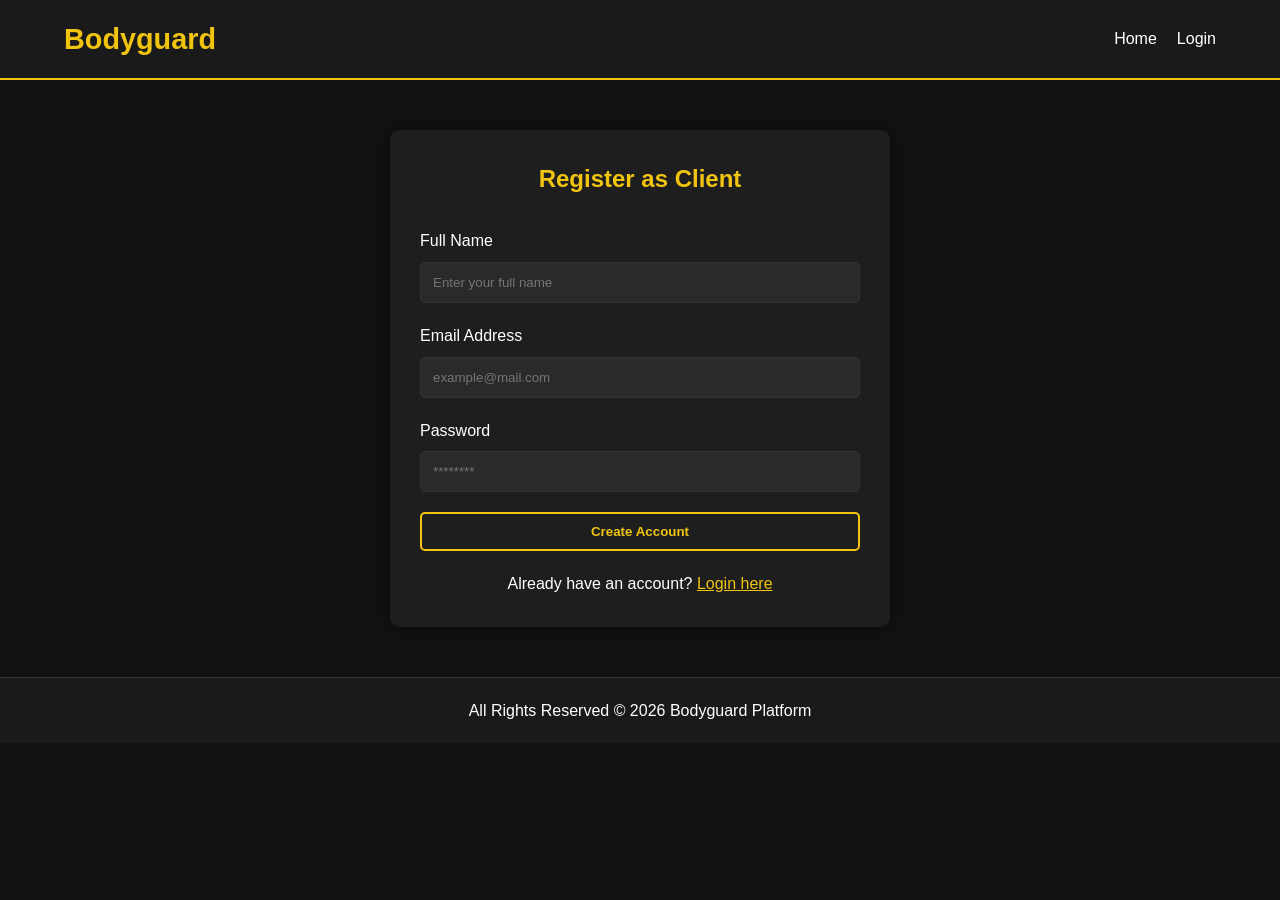
<file: register.html>
<!DOCTYPE html>
<html lang="en" dir="ltr">
<head>
    <meta charset="UTF-8">
    <meta name="viewport" content="width=device-width, initial-scale=1.0">
    <title>Bodyguard - Create New Account</title>
    <link rel="stylesheet" href="css/style.css">
    <link rel="stylesheet" href="https://cdnjs.cloudflare.com/ajax/libs/font-awesome/6.0.0/css/all.min.css">
</head>
<body>
    <header>
        <a href="index.html" class="logo">Bodyguard</a>
        <nav>
            <ul>
                <li><a href="index.html">Home</a></li>
                <li><a href="login.html">Login</a></li>
            </ul>
        </nav>
    </header>

    <main>
        <div class="form-container">
            <h2 id="form-title" style="text-align: center; margin-bottom: 30px; color: #f1c40f;">Create New Account</h2>
            <form id="register-form">
                <div class="form-group">
                    <label for="fullname">Full Name</label>
                    <input type="text" id="fullname" required placeholder="Enter your full name">
                </div>
                <div class="form-group">
                    <label for="email">Email Address</label>
                    <input type="email" id="email" required placeholder="example@mail.com">
                </div>
                <div class="form-group">
                    <label for="password">Password</label>
                    <input type="password" id="password" required placeholder="********">
                </div>

                <!-- Additional fields for Bodyguard -->
                <div id="guard-fields" style="display: none;">
                    <div class="form-group">
                        <label for="experience">Years of Experience</label>
                        <input type="number" id="experience" placeholder="e.g., 5">
                    </div>
                    <div class="form-group">
                        <label for="medals">Medals and Achievements</label>
                        <textarea id="medals" rows="3" placeholder="Mention your top athletic achievements"></textarea>
                    </div>
                    <div class="form-group">
                        <label for="certificates">Certified Credentials</label>
                        <textarea id="certificates" rows="3" placeholder="Mention the certificates you have earned"></textarea>
                    </div>
                </div>

                <button type="submit" class="btn btn-primary" style="width: 100%;">Create Account</button>
            </form>
            <p style="text-align: center; margin-top: 20px;">Already have an account? <a href="login.html" style="color: #f1c40f;">Login here</a></p>
        </div>
    </main>

    <script>
        const urlParams = new URLSearchParams(window.location.search);
        const userType = urlParams.get('type') || 'client';
        const guardFields = document.getElementById('guard-fields');
        const formTitle = document.getElementById('form-title');

        if (userType === 'guard') {
            guardFields.style.display = 'block';
            formTitle.innerText = 'Register as Bodyguard';
        } else {
            formTitle.innerText = 'Register as Client';
        }

        document.getElementById('register-form').addEventListener('submit', function(e) {
            e.preventDefault();
            alert('Account created successfully! Redirecting to login.');
            window.location.href = 'login.html';
        });
    </script>

    <footer>
        <p>All Rights Reserved &copy; 2026 Bodyguard Platform</p>
    </footer>
</body>
</html>
</file>
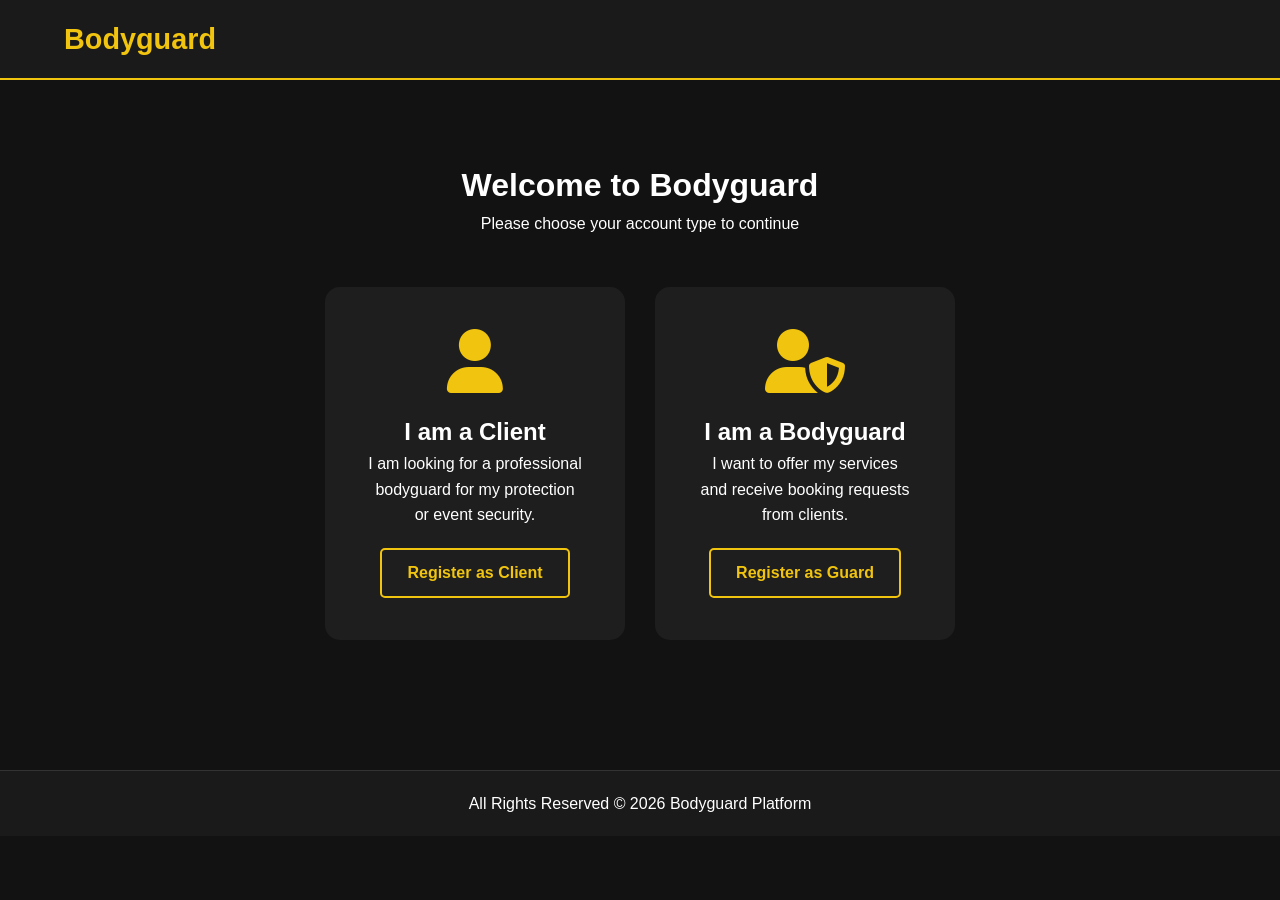
<file: user-type.html>
<!DOCTYPE html>
<html lang="en" dir="ltr">
<head>
    <meta charset="UTF-8">
    <meta name="viewport" content="width=device-width, initial-scale=1.0">
    <title>Bodyguard - Choose User Type</title>
    <link rel="stylesheet" href="css/style.css">
    <link rel="stylesheet" href="https://cdnjs.cloudflare.com/ajax/libs/font-awesome/6.0.0/css/all.min.css">
</head>

<body>
    <header>
        <a href="index.html" class="logo">Bodyguard</a>
    </header>

    <main style="padding: 80px 5%; text-align: center;">
        <h1>Welcome to Bodyguard</h1>
        <p style="margin-bottom: 40px;">Please choose your account type to continue</p>

        <div class="selection-container">
            <div class="selection-card" onclick="window.location.href='register.html?type=client'">
                <i class="fas fa-user"></i>
                <h2>I am a Client</h2>
                <p>I am looking for a professional bodyguard for my protection or event security.</p>
                <a href="register.html?type=client" class="btn btn-primary" style="margin-top: 20px;">Register as Client</a>
            </div>

            <div class="selection-card" onclick="window.location.href='register.html?type=guard'">
                <i class="fas fa-user-shield"></i>
                <h2>I am a Bodyguard</h2>
                <p>I want to offer my services and receive booking requests from clients.</p>
                <a href="register.html?type=guard" class="btn btn-outline" style="margin-top: 20px;">Register as Guard</a>
            </div>
        </div>
    </main>

    <footer>
        <p>All Rights Reserved &copy; 2026 Bodyguard Platform</p>
    </footer>
</body>
</html>
</file>
<file: css/style.css>
:root {
    --primary-color: #1a1a1a;
    --secondary-color: #f1c40f;
    --text-color: #ffffff;
    --bg-color: #121212;
    --card-bg: #1e1e1e;
    --accent-color: #e67e22;
}

* {
    margin: 0;
    padding: 0;
    box-sizing: border-box;
    font-family: 'Segoe UI', Tahoma, Geneva, Verdana, sans-serif;
}

body {
    background-color: var(--bg-color);
    color: var(--text-color);
    direction: ltr;
    line-height: 1.6;
}

header {
    background-color: var(--primary-color);
    padding: 1rem 5%;
    display: flex;
    justify-content: space-between;
    align-items: center;  /*راسيا*/
    border-bottom: 2px solid var(--secondary-color);
    position: sticky;
    top: 0;
    z-index: 1000;
}

.logo {
    font-size: 1.8rem;
    font-weight: bold;
    color: var(--secondary-color);
    text-decoration: none;
}

nav ul {
    display: flex;
    list-style: none;
    align-items: center;
}

nav ul li {
    margin-left: 20px;
}

nav ul li a {
    color: var(--text-color);
    text-decoration: none;
    transition: 0.3s;
}

nav ul li a:hover {
    color: var(--secondary-color);
}

/* Buttons */
.btn {
    padding: 10px 25px;
    border: none;
    border-radius: 5px;
    cursor: pointer;
    font-weight: bold;
    transition: 0.3s;
    text-decoration: none;
    display: inline-block;
    text-align: center;
}

.btn-primary {
    border: 2px solid var(--secondary-color);
    color: var(--secondary-color);
    background: transparent; 
}

.btn-primary:hover {
    background-color: var(--secondary-color);
    color: var(--primary-color);
}

.btn-outline {
    border: 2px solid var(--secondary-color);
    color: var(--secondary-color);
    background: transparent; 
}

.btn-outline:hover {
    background-color: var(--secondary-color);
    color: var(--primary-color);
}

/* Forms */
.form-container {
    max-width: 500px;
    margin: 50px auto;
    background: var(--card-bg);
    padding: 30px;
    border-radius: 10px;
    box-shadow: 0 0 20px rgba(0,0,0,0.5);
}

.form-group {
    margin-bottom: 20px;
}

.form-group label {
    display: block;
    margin-bottom: 8px;
}

.form-group input, .form-group select, .form-group textarea {
    width: 100%;
    padding: 12px;
    border-radius: 5px;
    border: 1px solid #333;
    background: #2a2a2a;
    color: white;
}

/* Cards */
.card {
    background: var(--card-bg);
    border-radius: 10px;
    padding: 20px;
    margin-bottom: 20px;
    border: 1px solid #333;
}

/* Footer */
footer {
    text-align: center;
    padding: 20px;
    background: var(--primary-color);
    margin-top: 50px;
    border-top: 1px solid #333;
}

/* Hero Section */
.hero {
    height: 80vh;
    display: flex;
    flex-direction: column;
    justify-content: center;
    align-items: center;
    text-align: center;
    background: linear-gradient(rgba(0,0,0,0.7), rgba(0,0,0,0.7)), url('https://www.careersinmusic.com/wp-content/uploads/2020/05/celebrity-bodyguard.jpg');
    background-size: cover;
    background-position: center;
    padding: 0 20px;
}

.hero h1 {
    font-size: 3.5rem;
    margin-bottom: 20px;
    color: var(--secondary-color);
}

.hero p {
    font-size: 1.2rem;
    max-width: 700px;
    margin-bottom: 30px;
}

.selection-container {
    display: flex;
    justify-content: center;
    gap: 30px;
    margin-top: 50px;
    flex-wrap: wrap;
}

.selection-card {
    background: var(--card-bg);
    padding: 40px;
    border-radius: 15px;
    width: 300px;
    text-align: center;
    border: 2px solid transparent;
    transition: 0.3s;
    cursor: pointer;
}

.selection-card:hover {
    border-color: var(--secondary-color);
    transform: translateY(-10px);
}

.selection-card i {
    font-size: 4rem;
    color: var(--secondary-color);
    margin-bottom: 20px;
}
</file>
